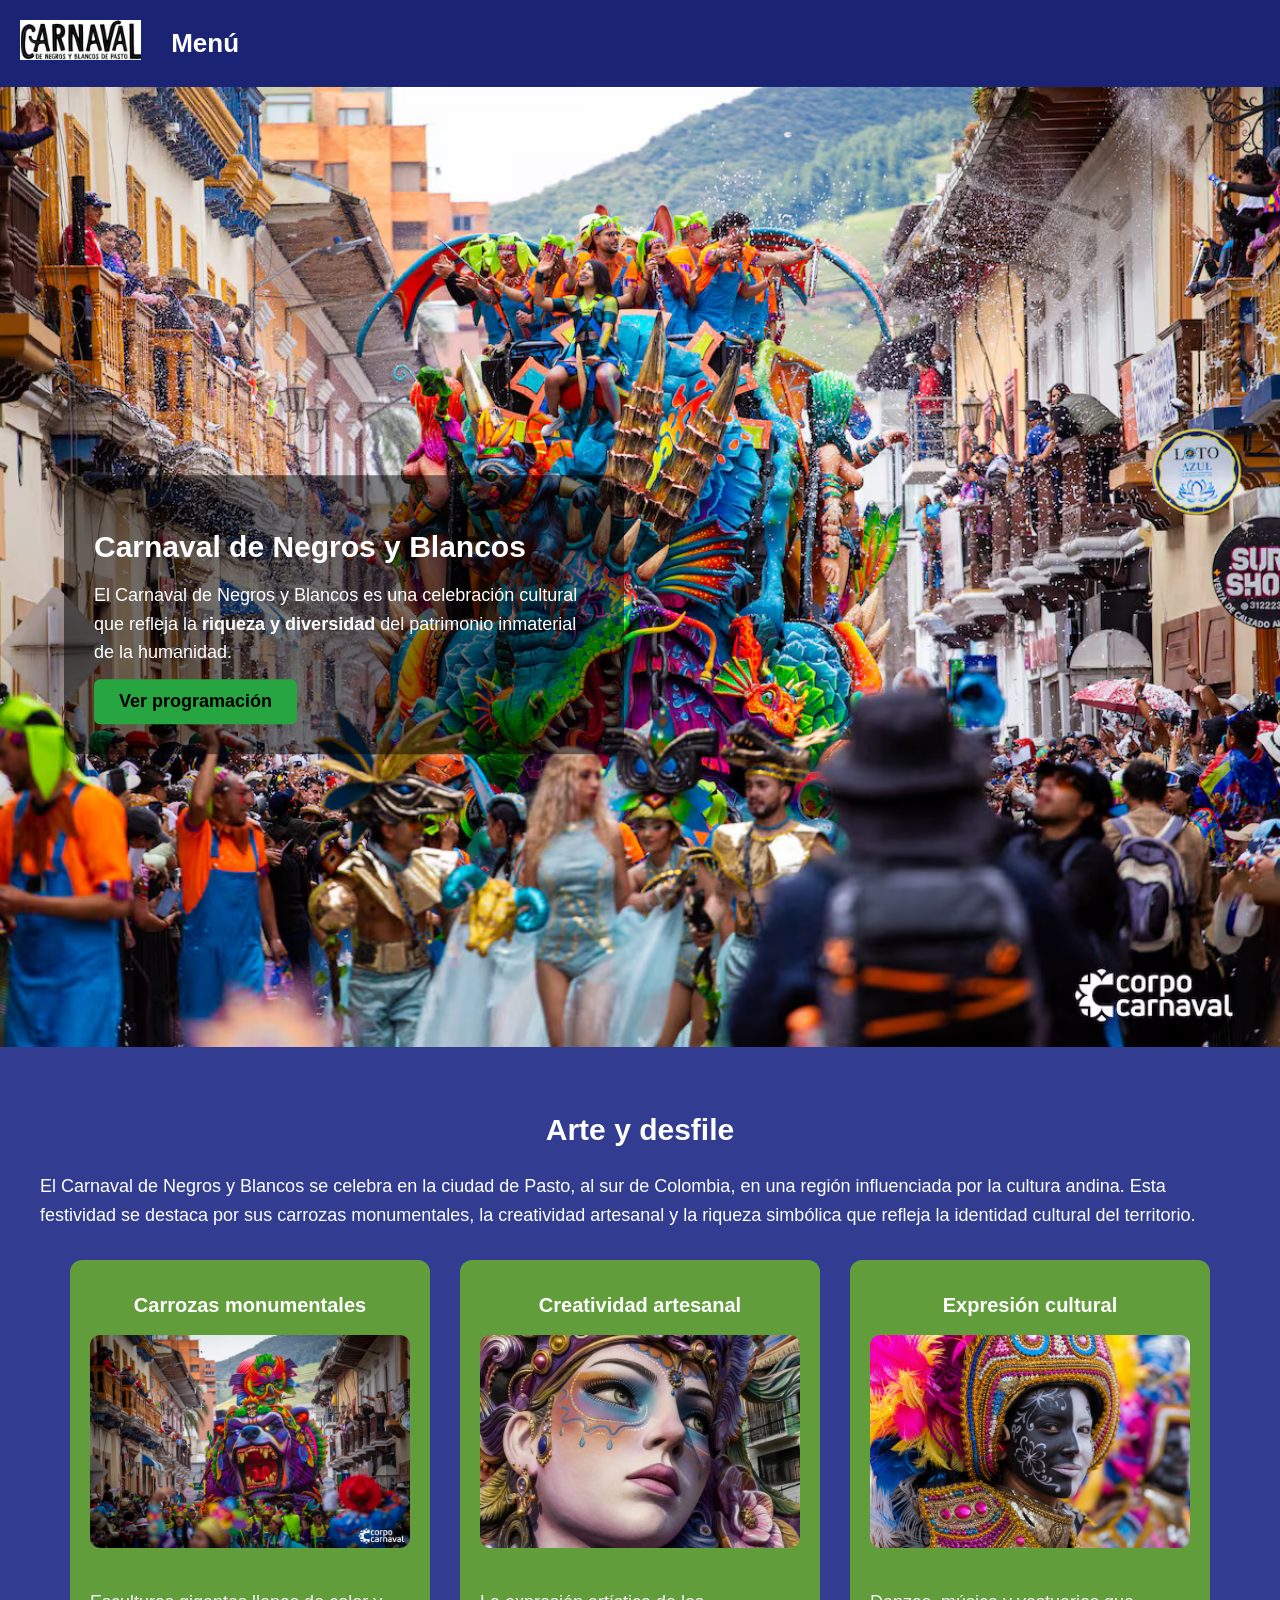
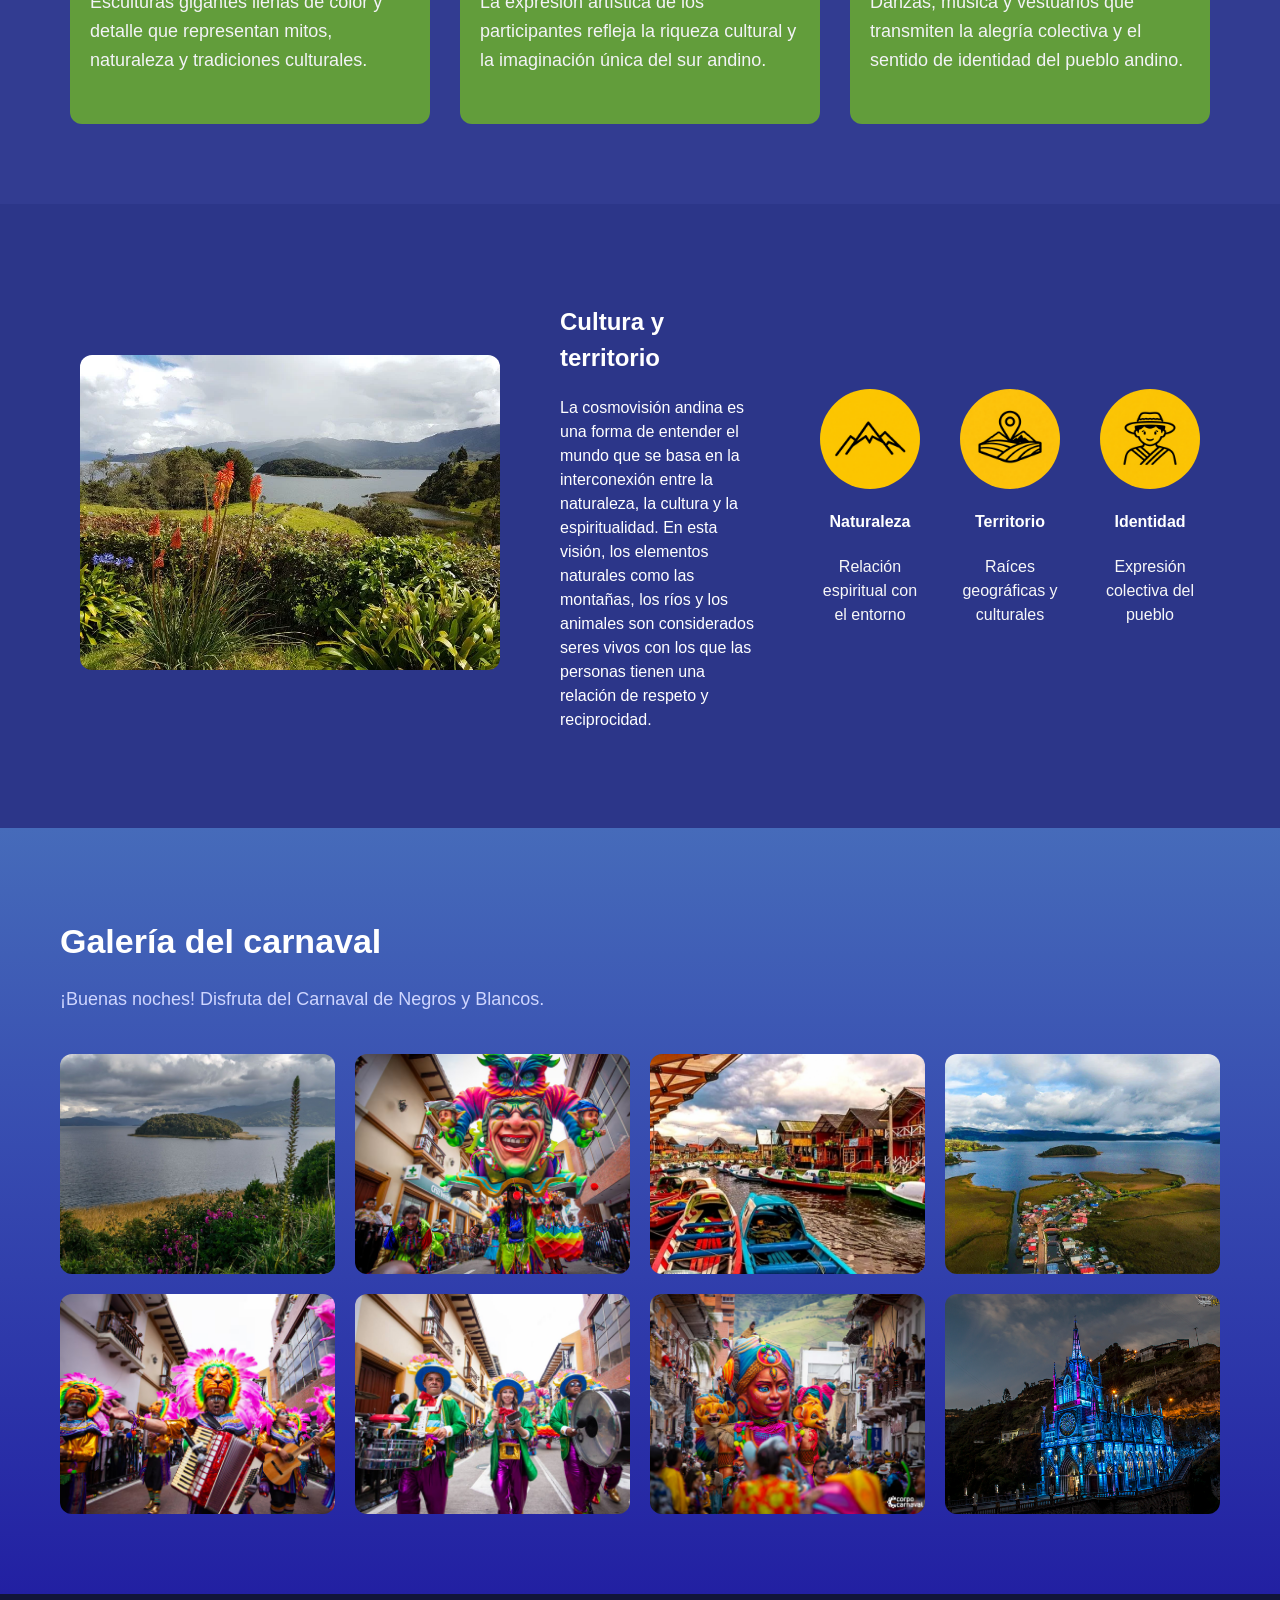
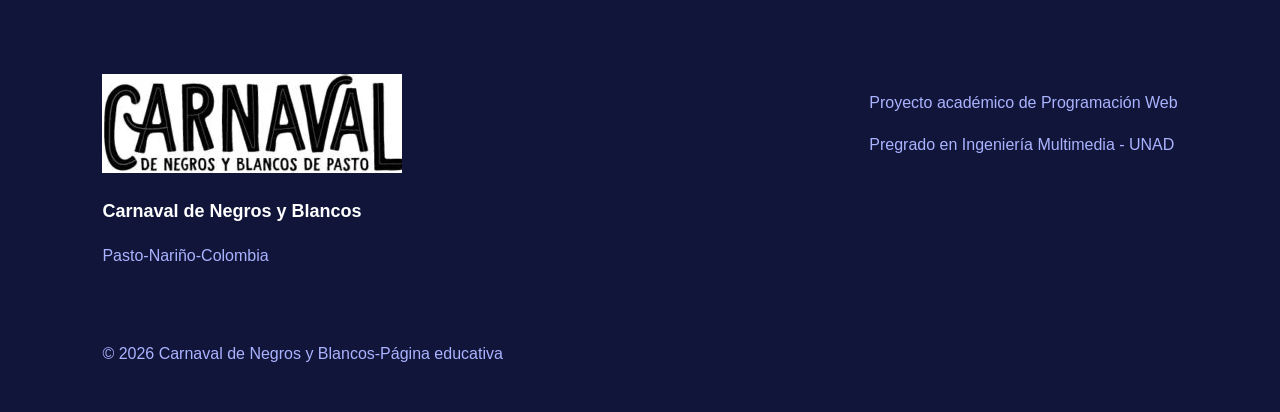
<file: index.html>
<!DOCTYPE html>
<html lang="en">

<head>
    <meta charset="UTF-8">
    <meta name="viewport" content="width=device-width, initial-scale=1.0">
    <title>Carnaval de negros y blancos</title>
    <link rel="stylesheet" href="css/estilos.css">
</head>

<body>
    <header> <!-- Sección de encabezado -->
        <nav>
            <ul>
                <li><a href="#">
                    <img src="images/logo carnaval.jpg" alt="Logo carnaval de pasto blancos y negros">
                </a>
                </li>
                <li class="menu">
                    <a href="#">Menú</a>

                    <ul class="submenu">
                        <li><a href="subpagina1.html">Programación</a></li>
                        <li><a href="subpagina2.html">Historia y Tradición</a></li>
                        <li><a href="#" id="toggle-language">ES | EN</a></li>
                    </ul>
                </li>
            </ul>
            </li>

            </ul>
        </nav>
    </header>
    <!-- Seccion hero - portada -->
    <section class="hero">
        <img id="slider" src="images/img 2 carroza murga.jpg" alt="Carroza ganadora 2026">
        <div class="hero-contenido">
            <h1>Carnaval de Negros y Blancos</h1>
            <p>El Carnaval de Negros y Blancos es una celebración cultural que refleja la <strong>riqueza y
                    diversidad</strong> del patrimonio inmaterial de la humanidad.</p>

            <a href="subpagina1.html">
                <button>Ver programación</button>
            </a>
        </div>
    </section>
    <!-- Sección arte y desfile -->
    <section id="arte" class="arte-desfile">
        <div class="contenedor">
            <h2>Arte y desfile</h2>
            <p>El Carnaval de Negros y Blancos se celebra en la ciudad de Pasto, al sur de Colombia,
                en una región influenciada por la cultura andina. Esta festividad se destaca por sus
                carrozas monumentales, la creatividad artesanal y la riqueza simbólica que refleja
                la identidad cultural del territorio.</p>
            <div class="arte-desfile-contenido">
                <div class="tarjeta">
                    <h3>Carrozas monumentales</h3>
                    <img src="images/carroza-oso.jpg" alt="Carroza murga">
                    <p>Esculturas gigantes llenas de color y detalle que representan mitos, naturaleza y tradiciones
                        culturales.</p>
                </div>
                <div class="tarjeta">
                    <h3>Creatividad artesanal</h3>
                    <img src="images/galeria-rostro-carroza.png" alt="Creatividad artesanal">
                    <p>La expresión artística de los participantes refleja la riqueza cultural y la imaginación única
                        del
                        sur andino.</p>
                </div>
                <div class="tarjeta">
                    <h3>Expresión cultural</h3>
                    <img src="images/galeria-traje.png" alt="Expresión cultural">
                    <p>Danzas, música y vestuarios que transmiten la alegría colectiva y el sentido de identidad del
                        pueblo
                        andino.</p>
                </div>
            </div>
        </div>

    </section>
    <!-- Sección cultura y territorio -->
    <section id="cultura" class="cultura">

        <div class="cultura-contenido">
            <!-- IMAGEN -->
            <div class="cultura-img">
                <img src="images\laguna-de-la-cocha-turismo-pasto-colombia.jpg" alt="Laguna de la cocha">
            </div>

            <!-- TEXTO + ICONOS -->
            <div class="cultura-texto">
                <h2>Cultura y territorio</h2>
                <p>La cosmovisión andina es una forma de entender el mundo que se basa en la interconexión entre la
                    naturaleza, la cultura y la espiritualidad. En esta visión, los elementos naturales como las
                    montañas, los ríos y los animales son considerados seres vivos con los que las personas tienen una
                    relación de respeto y reciprocidad.</p>
            </div>

            <div class="cultura-iconos">

                <div class="icono">
                    <div class="circulo">
                        <img src="images/2e02766e-4d75-40a7-b058-85e82f2b90d4.png" alt="icono naturaleza">
                    </div>
                    <h4>Naturaleza</h4>
                    <p>Relación espiritual con el entorno</p>
                </div>

                <div class="icono">
                    <div class="circulo">
                        <img src="images/ChatGPT Image 25 mar 2026, 23_58_54.png" alt="icono territorio">
                    </div>
                    <h4>Territorio</h4>
                    <p>Raíces geográficas y culturales</p>
                </div>

                <div class="icono">
                    <div class="circulo">
                        <img src="images/ChatGPT Image 26 mar 2026, 00_08_39.png" alt="icono identidad">
                    </div>
                    <h4>Identidad</h4>
                    <p>Expresión colectiva del pueblo</p>
                </div>
            </div>
        </div>
        </div>
    </section>

    <section id="galeria">
        <h2>Galería del carnaval</h2>
        <p id="mensaje-galeria"></p>

        <div class="galeria-grid">
            <img src="images/85475949ef91b7aa5d6ac51b7b47eb72.jpg" alt="Isla Corota en Laguna de la cocha">
            <img src="images/imagen 4 disfraz individual.jpg" alt="Disfraz individual carnaval">
            <img src="images/Laguna de la Cocha_4.jpg" alt="Puerto el encano, lanchas de turismo">
            <img src="images/laguna-de-la-cocha.jpg" alt="vista aereade la laguna">
            <img src="images/imagen 6 murga de fuelles y cuerdas.jpg" alt="Comparsa musical">
            <img src="images/imagen 7 murga andina siembra del agua.jpg" alt="Banda sonora desfile">
            <img src="images/img 1 portada.jpg" alt="Carroza ganadora mujer afrocolombiana">
            <img src="images/Santuario-de-las-lajas-Colombia-Renunciamos-y-viajamos-4.jpg" alt="santuario de las lajas toma aerea">
            <div>
    </section>

    <footer>
        <div class="footer-contenido">

            <div class="footer-col">
                <img src="images/logo carnaval.jpg" alt="Logo carnaval">
                <h3>Carnaval de Negros y Blancos</h3>
                <p>Pasto-Nariño-Colombia</p>
            </div>

            <div class="footer-col">
                <p>Proyecto académico de Programación Web</p>
                <p>Pregrado en Ingeniería Multimedia - UNAD </p>
            </div>

            <div class="footer-col">
                <p>© 2026 Carnaval de Negros y Blancos-Página educativa</p>
            </div>

        </div>

    </footer>
    <script src="java Script/elementosdinamicos.js"></script>
</body>

</html>
</file>
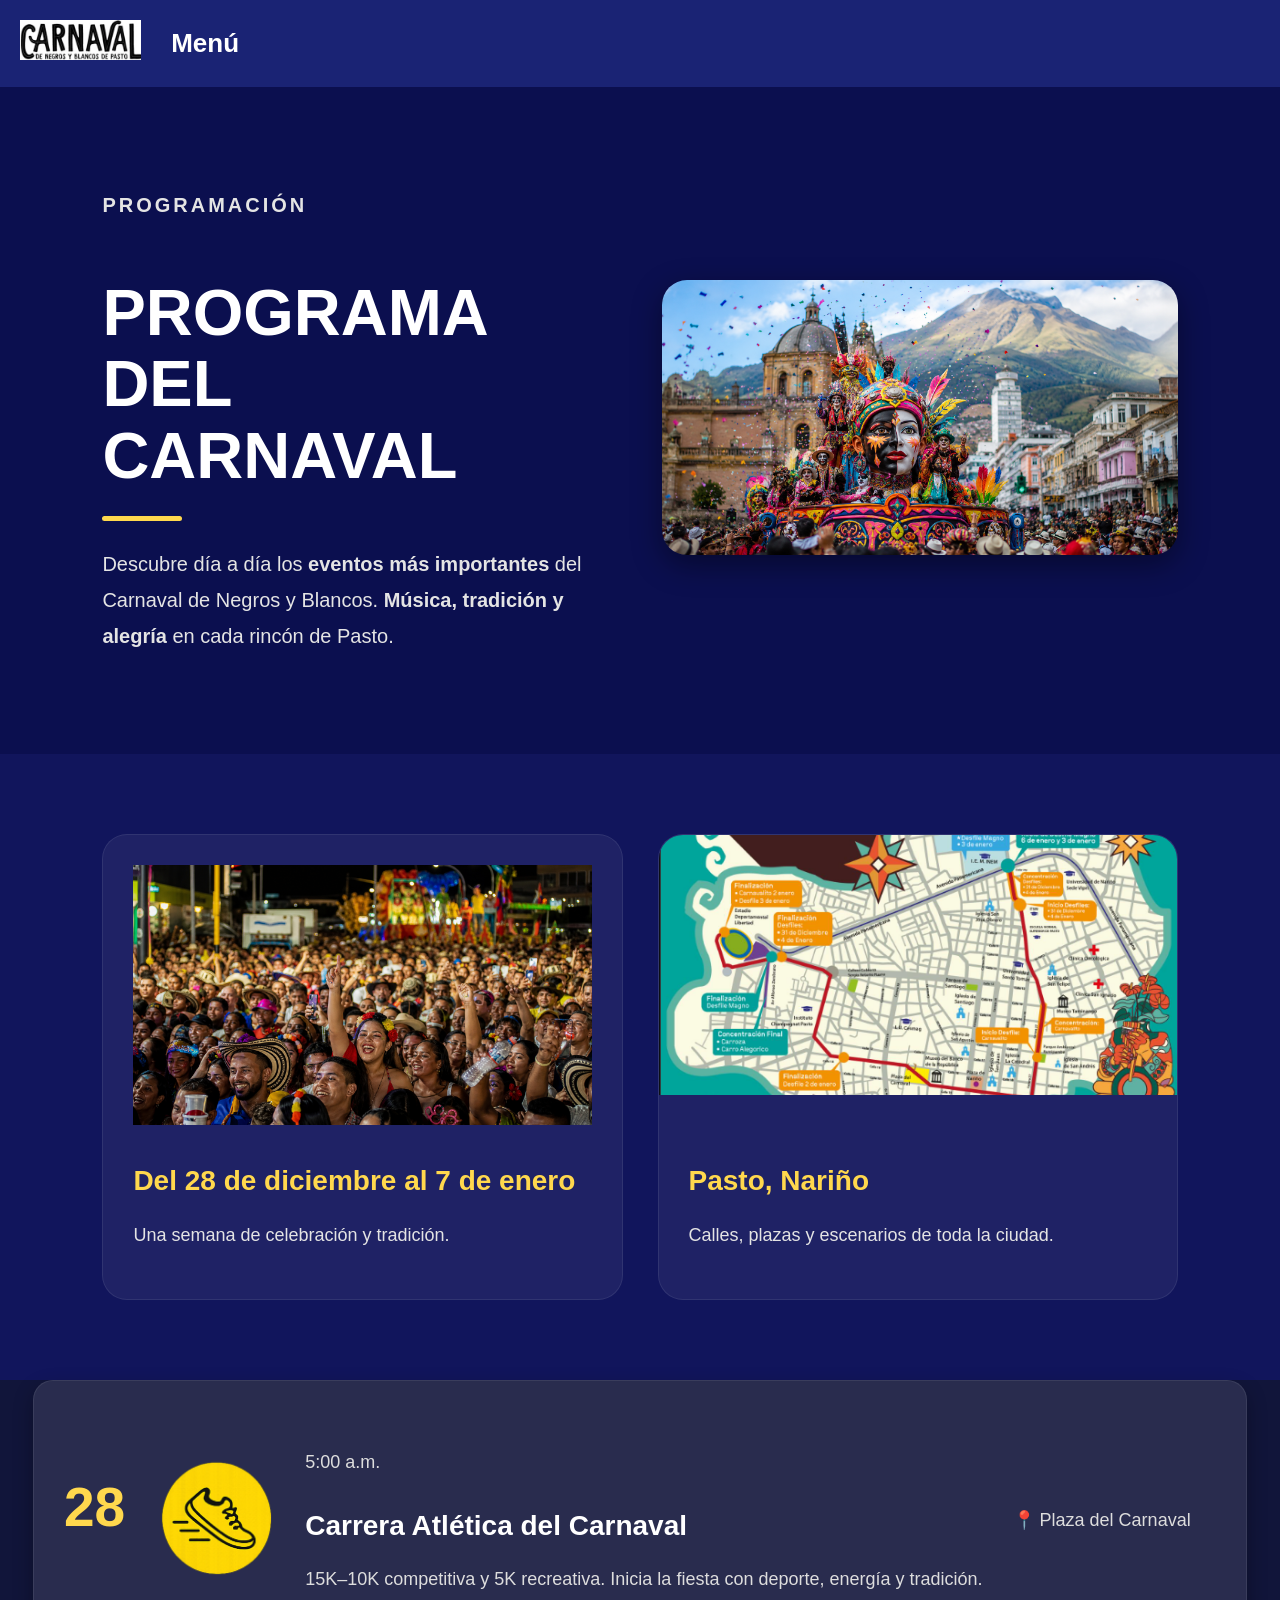
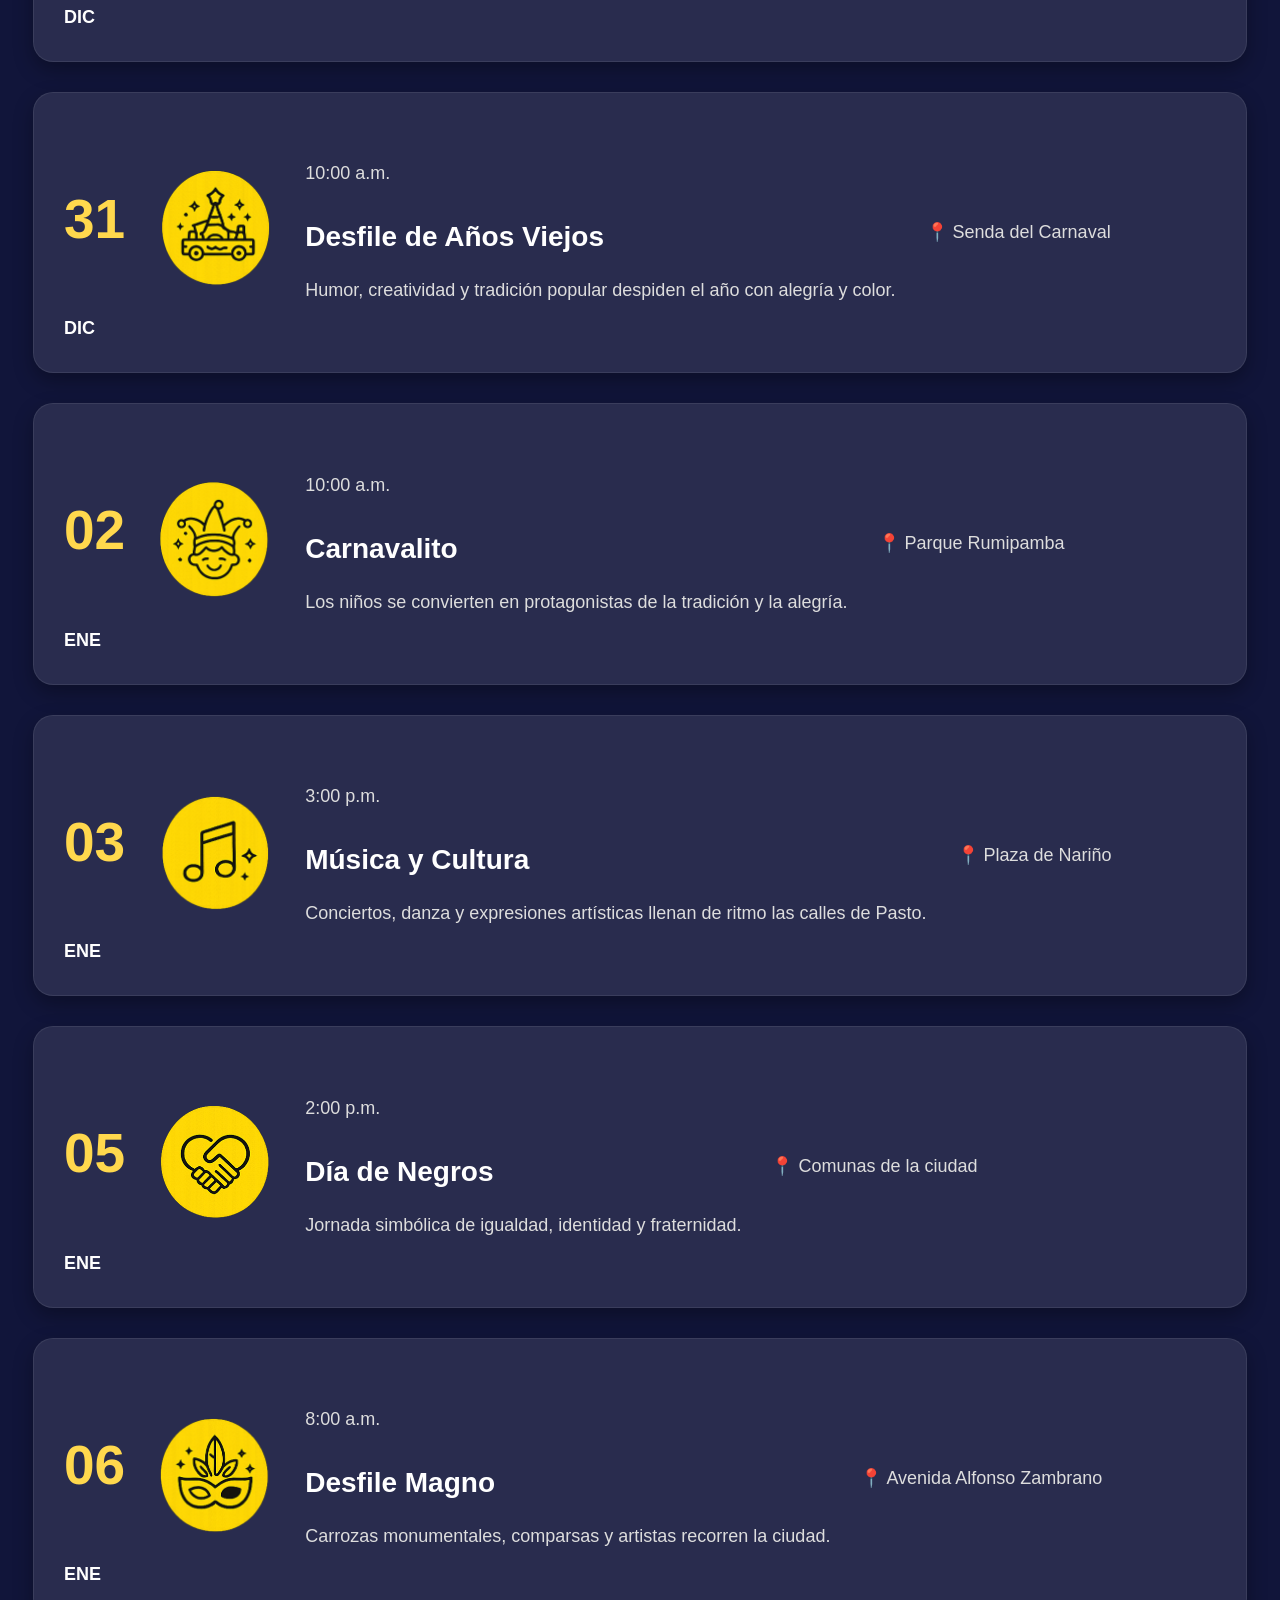
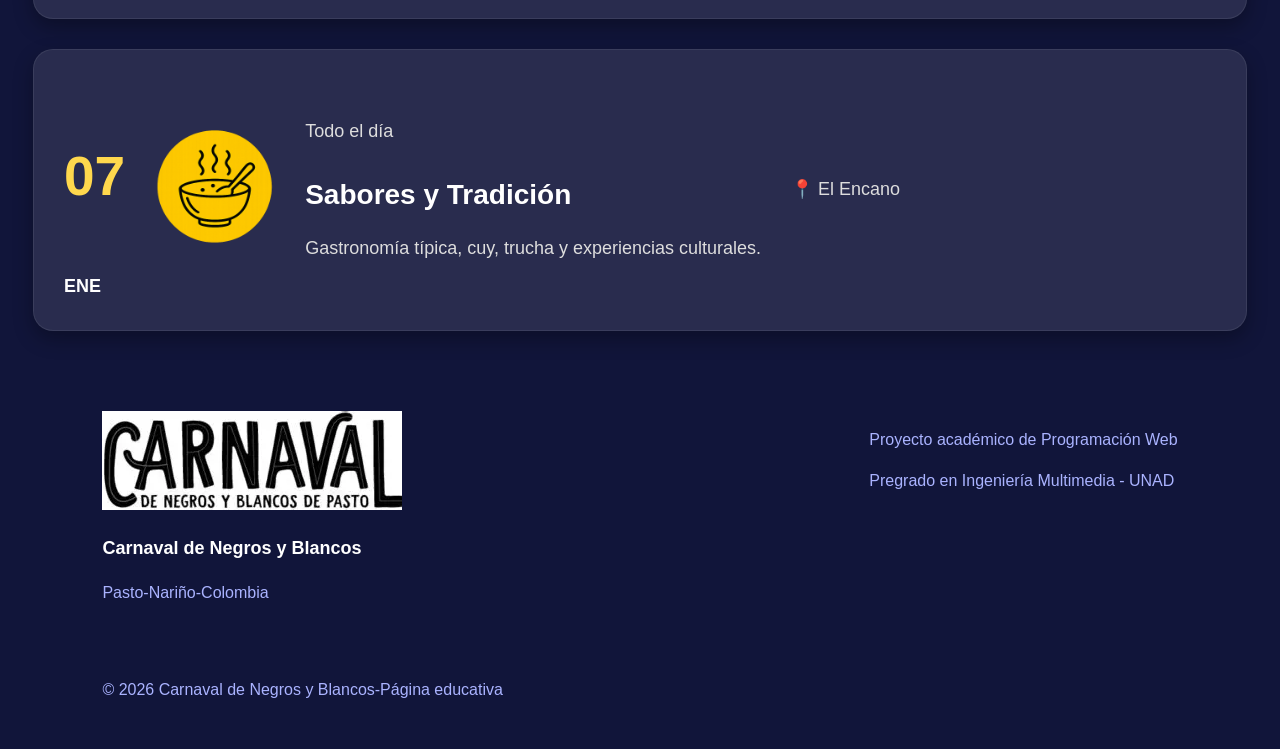
<file: subpagina1.html>
<!DOCTYPE html>
<html lang="en">

<head>
    <meta charset="UTF-8">
    <meta name="viewport" content="width=device-width, initial-scale=1.0">
    <title>Subpágina 1</title>
    <link rel="stylesheet" href="css/estilos.css">
</head>

<body>
    <header>
        <nav>
            <ul>
                <li><a href="index.html">
                        <img src="images/logo carnaval.jpg" alt="Logo carnaval">
                    </a></li>
                <li class="menu">
                    <a href="#">Menú</a>
                    <ul class="submenu">
                        <li><a href="subpagina1.html">Programación</a></li>
                        <li><a href="subpagina2.html">Historia y Tradición</a></li>
                        <li><a href="#" id="toggle-language">ES | EN</a></li>
                    </ul>
                </li>
            </ul>
        </nav>
    </header>
</body>

</html> <!-- ===== PROGRAMACIÓN DEL CARNAVAL ===== -->

<section class="programacion-hero">

    <div class="programacion-texto">
        <p class="subtitulo">PROGRAMACIÓN</p>

        <h1>PROGRAMA<br>DEL CARNAVAL</h1>

        <div class="linea-decorativa"></div>

        <p>
            Descubre día a día los <strong>eventos más importantes</strong> del
            Carnaval de Negros y Blancos. <strong>Música, tradición y alegría</strong> en cada rincón de Pasto.
        </p>
    </div>

    <div class="programacion-imagen">
        <img src="images/portada subpagina.png" alt="Carnaval de Negros y Blancos">
    </div>

</section>


<!-- ===== INFORMACIÓN GENERAL ===== -->

<section class="info-carnaval">

    <div class="info-box">
        <div>
            <img src="images/galeria-multitud.png" alt="Multitud en el Carnaval">
            <h3>Del 28 de diciembre al 7 de enero</h3>
            <p>Una semana de celebración y tradición.</p>
        </div>
    </div>

    <div class="info-box">
        <img src="images/senda-carnaval.png" alt="Senda del Carnaval">
        <div>
            <h3>Pasto, Nariño</h3>
            <p>Calles, plazas y escenarios de toda la ciudad.</p>
        </div>
    </div>

</section>

<!-- EVENTO 1 -->

<div class="evento">

    <div class="fecha">
        <h3>28</h3>
        <span>DIC</span>
    </div>

    <div class="evento-icono">
        <img src="images/icono-zapato.PNG" alt="Carrera Atlética">
    </div>

    <div class="evento-info">
        <p class="hora">5:00 a.m.</p>

        <h3>Carrera Atlética del Carnaval</h3>

        <p>
            15K–10K competitiva y 5K recreativa.
            Inicia la fiesta con deporte, energía y tradición.
        </p>
    </div>

    <div class="evento-lugar">
        <p>📍 Plaza del Carnaval</p>
    </div>

</div>


<!-- EVENTO 2 -->

<div class="evento">

    <div class="fecha">
        <h3>31</h3>
        <span>DIC</span>
    </div>

    <div class="evento-icono">
        <img src="images/icono-carroza.PNG" alt="Desfile de Años Viejos">
    </div>

    <div class="evento-info">
        <p class="hora">10:00 a.m.</p>

        <h3>Desfile de Años Viejos</h3>

        <p>
            Humor, creatividad y tradición popular
            despiden el año con alegría y color.
        </p>
    </div>

    <div class="evento-lugar">
        <p>📍 Senda del Carnaval</p>
    </div>

</div>


<!-- EVENTO 3 -->

<div class="evento">

    <div class="fecha">
        <h3>02</h3>
        <span>ENE</span>
    </div>

    <div class="evento-icono">
        <img src="images/icono-bufon.PNG" alt="carnavalito">
    </div>

    <div class="evento-info">
        <p class="hora">10:00 a.m.</p>

        <h3>Carnavalito</h3>

        <p>
            Los niños se convierten en protagonistas
            de la tradición y la alegría.
        </p>
    </div>

    <div class="evento-lugar">
        <p>📍 Parque Rumipamba</p>
    </div>

</div>


<!-- EVENTO 4 -->

<div class="evento">

    <div class="fecha">
        <h3>03</h3>
        <span>ENE</span>
    </div>

    <div class="evento-icono">
        <img src="images/icono-musica.PNG" alt="Nota musical">
    </div>

    <div class="evento-info">
        <p class="hora">3:00 p.m.</p>

        <h3>Música y Cultura</h3>

        <p>
            Conciertos, danza y expresiones artísticas
            llenan de ritmo las calles de Pasto.
        </p>
    </div>

    <div class="evento-lugar">
        <p>📍 Plaza de Nariño</p>
    </div>

</div>


<!-- EVENTO 5 -->

<div class="evento">

    <div class="fecha">
        <h3>05</h3>
        <span>ENE</span>
    </div>

    <div class="evento-icono">
        <img src="images/icono-corazon.PNG" alt="icono union">
    </div>

    <div class="evento-info">
        <p class="hora">2:00 p.m.</p>

        <h3>Día de Negros</h3>

        <p>
            Jornada simbólica de igualdad,
            identidad y fraternidad.
        </p>
    </div>

    <div class="evento-lugar">
        <p>📍 Comunas de la ciudad</p>
    </div>

</div>


<!-- EVENTO 6 -->

<div class="evento">

    <div class="fecha">
        <h3>06</h3>
        <span>ENE</span>
    </div>

    <div class="evento-icono">
        <img src="images/icono-mascara.PNG" alt="Icono mascara">
    </div>

    <div class="evento-info">
        <p class="hora">8:00 a.m.</p>

        <h3>Desfile Magno</h3>

        <p>
            Carrozas monumentales, comparsas
            y artistas recorren la ciudad.
        </p>
    </div>

    <div class="evento-lugar">
        <p>📍 Avenida Alfonso Zambrano</p>
    </div>

</div>


<!-- EVENTO 7 -->

<div class="evento">

    <div class="fecha">
        <h3>07</h3>
        <span>ENE</span>
    </div>

    <div class="evento-icono">
        <img src="images/icono-comida.png" alt="Icono comida">
    </div>

    <div class="evento-info">
        <p class="hora">Todo el día</p>

        <h3>Sabores y Tradición</h3>

        <p>
            Gastronomía típica, cuy, trucha
            y experiencias culturales.
        </p>
    </div>

    <div class="evento-lugar">
        <p>📍 El Encano</p>
    </div>

</div>

</section>


<!-- ===== FOOTER ===== -->

</section>
<footer>
    <div class="footer-contenido">

        <div class="footer-col">
            <img src="images/logo carnaval.jpg" alt="Logo carnaval">
            <h3>Carnaval de Negros y Blancos</h3>
            <p>Pasto-Nariño-Colombia</p>
        </div>

        <div class="footer-col">
            <p>Proyecto académico de Programación Web</p>
            <p>Pregrado en Ingeniería Multimedia - UNAD </p>
        </div>

        <div class="footer-col">
            <p>© 2026 Carnaval de Negros y Blancos-Página educativa</p>
        </div>

    </div>

</footer>
</file>
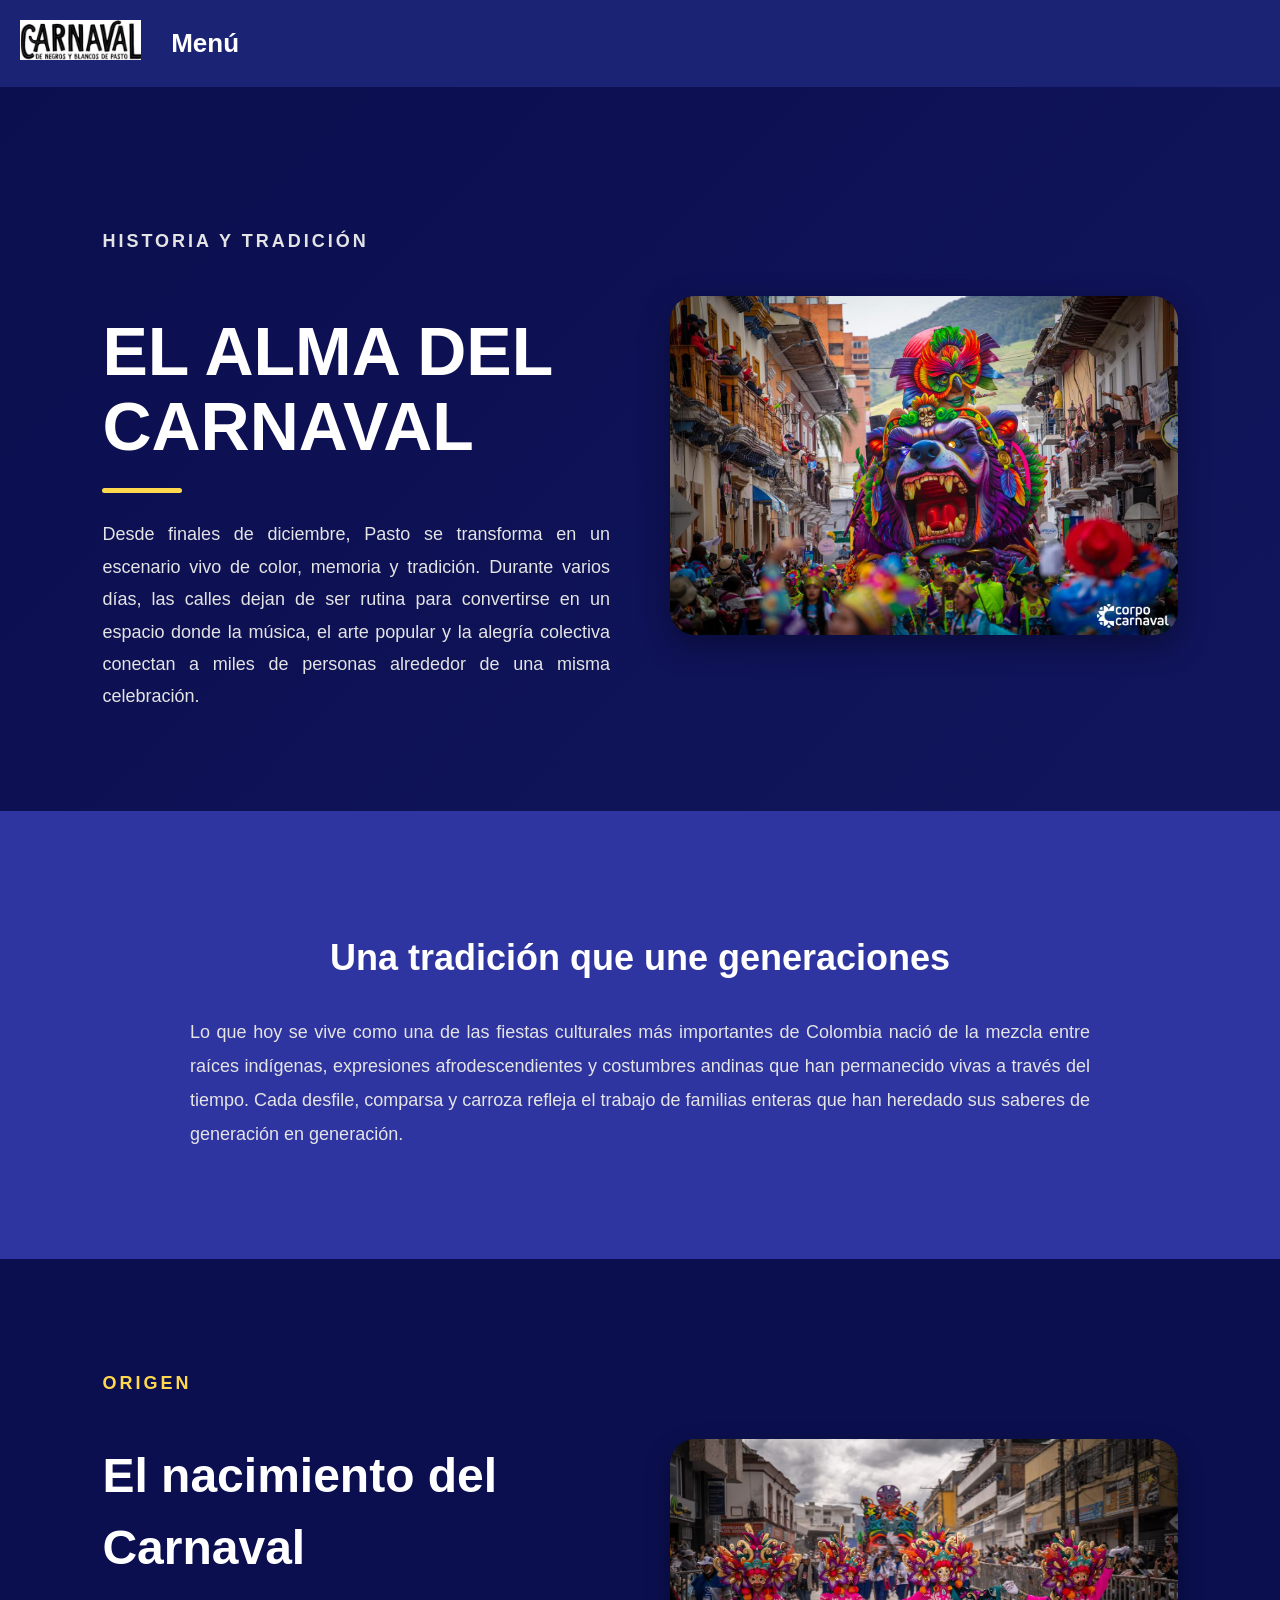
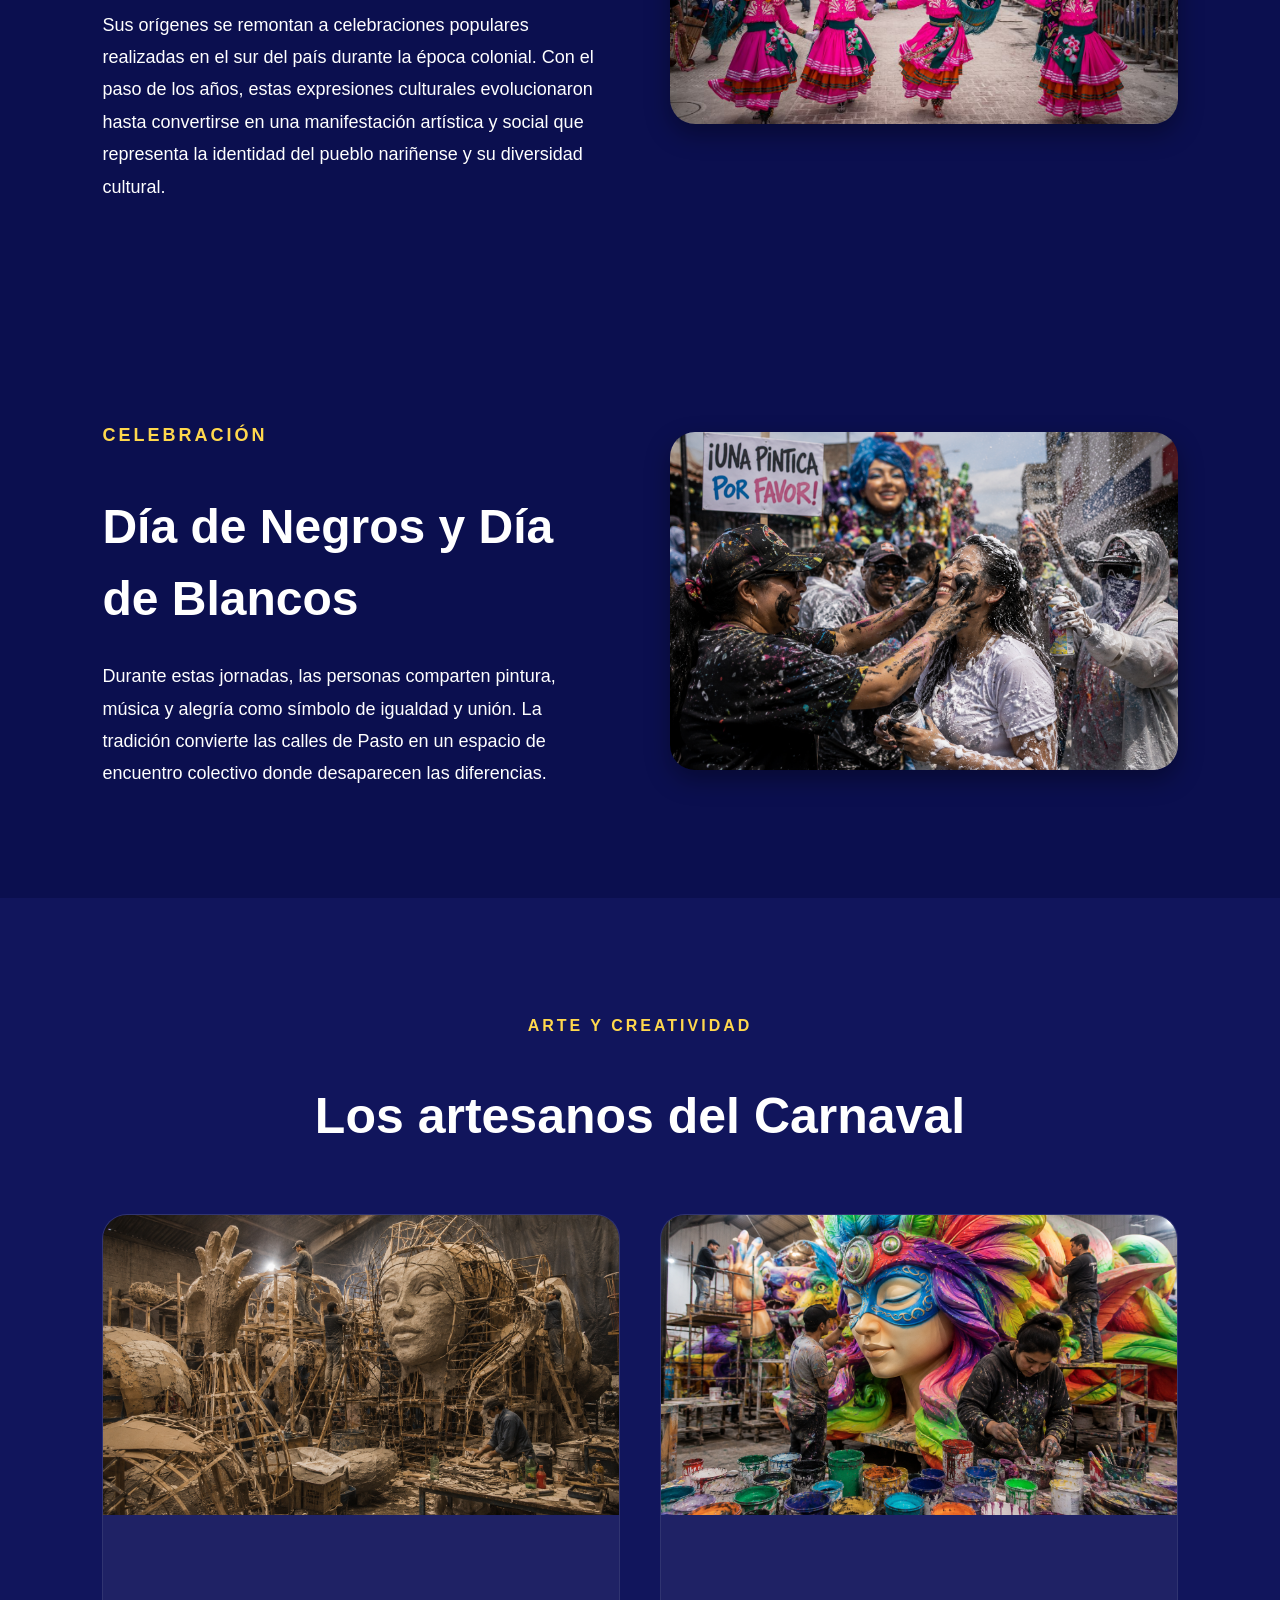
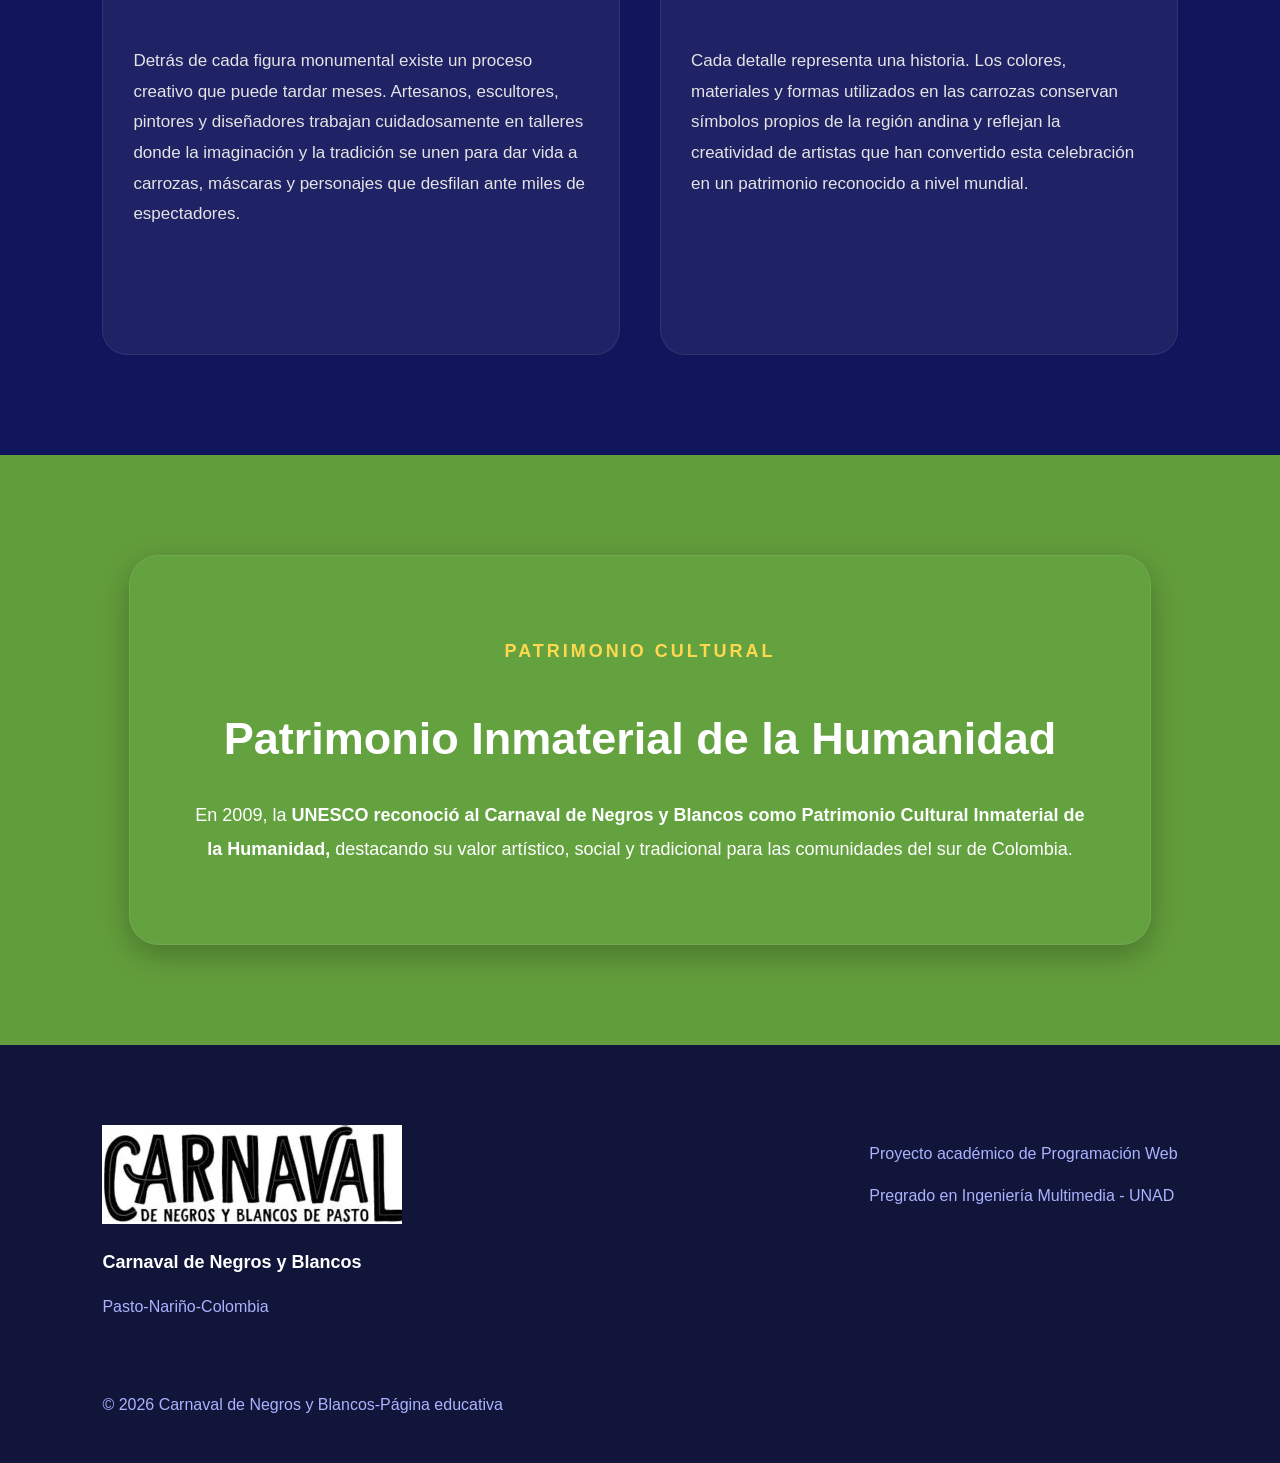
<file: subpagina2.html>
<!DOCTYPE html>
<html lang="es">

<head>
    <meta charset="UTF-8">
    <meta name="viewport" content="width=device-width, initial-scale=1.0">
    <title>Historia y Tradición</title>

    <link rel="stylesheet" href="css/estilos.css">
</head>

<body>

    <!-- ===== HEADER ===== -->

    <header>
        <nav>
            <ul>

                <li>
                    <a href="index.html">
                        <img src="images/logo carnaval.jpg" alt="Logo Carnaval">
                    </a>
                </li>

                <li class="menu">
                    <a href="#">Menú</a>

                    <ul class="submenu">
                        <li><a href="subpagina1.html">Programación</a></li>
                        <li><a href="subpagina2.html">Historia y Tradición</a></li>
                        <li><a href="#" id="toggle-language">ES | EN</a></li>
                    </ul>
                </li>

            </ul>
        </nav>
    </header>


    <!-- ===== HERO HISTORIA ===== -->

    <section class="historia-hero">

        <div class="historia-texto">

            <p class="subtitulo">
                HISTORIA Y TRADICIÓN
            </p>

            <h1>
                EL ALMA DEL<br>
                CARNAVAL
            </h1>

            <div class="linea-decorativa"></div>

            <p>
            <p>
                Desde finales de diciembre, Pasto se transforma en un escenario vivo de color, memoria y tradición.
                Durante varios días, las calles dejan de ser rutina para convertirse en un espacio donde la música, el
                arte popular y la alegría colectiva conectan a miles de personas alrededor de una misma celebración.
            </p>
            </p>

        </div>


        <div class="historia-imagen">

            <img src="images/carroza-oso.jpg" alt="Historia del Carnaval">

        </div>

    </section>


    <!-- ===== INTRODUCCIÓN ===== -->

    <section class="introduccion-carnaval">

        <div class="introduccion-contenido">

            <h2>
                Una tradición que une generaciones
            </h2>

            <p>
            <p>
                Lo que hoy se vive como una de las fiestas culturales más importantes de Colombia nació de la mezcla
                entre raíces indígenas, expresiones afrodescendientes y costumbres andinas que han permanecido vivas a
                través del tiempo. Cada desfile, comparsa y carroza refleja el trabajo de familias enteras que han
                heredado sus saberes de generación en generación.
            </p>
            </p>

        </div>

    </section>


    <!-- ===== ORIGEN ===== -->

    <section class="historia-seccion">

        <div class="historia-contenedor">

            <div class="historia-info">

                <p class="subtitulo-seccion">
                    ORIGEN
                </p>

                <h2>
                    El nacimiento del Carnaval
                </h2>

                <p>
                <p>
                    Sus orígenes se remontan a celebraciones populares realizadas en el sur del país durante la época
                    colonial. Con el paso de los años, estas expresiones culturales evolucionaron hasta convertirse en
                    una manifestación artística y social que representa la identidad del pueblo nariñense y su
                    diversidad cultural.
                </p>
                </p>

            </div>


            <div class="historia-foto">

                <img src="images/comparza.jpg" alt="Comparsa baile andino">

            </div>

        </div>

    </section>


    <!-- ===== DÍA DE NEGROS Y BLANCOS ===== -->

    <section class="historia-seccion invertida">

        <div class="historia-contenedor">

            <div class="historia-foto">

                <img src="images/una-pintica.png" alt="Juego de una pintica">

            </div>


            <div class="historia-info">

                <p class="subtitulo-seccion">
                    CELEBRACIÓN
                </p>

                <h2>
                    Día de Negros y Día de Blancos
                </h2>

                <p>
                    Durante estas jornadas, las personas comparten pintura,
                    música y alegría como símbolo de igualdad y unión.
                    La tradición convierte las calles de Pasto en un espacio
                    de encuentro colectivo donde desaparecen las diferencias.
                </p>

            </div>

        </div>

    </section>


    <!-- ===== ARTESANOS ===== -->

    <section class="artesanos-section">

        <div class="artesanos-header">

            <p class="subtitulo-seccion">
                ARTE Y CREATIVIDAD
            </p>

            <h2>
                Los artesanos del Carnaval
            </h2>

        </div>


        <div class="artesanos-grid">

            <div class="artesano-card">

                <img src="images/esquema-carroza.png" alt="Estructura inicial de construcción de carroza">

                <p>
                <p>
                    Detrás de cada figura monumental existe un proceso creativo que puede tardar meses. Artesanos,
                    escultores, pintores y diseñadores trabajan cuidadosamente en talleres donde la imaginación y la
                    tradición se unen para dar vida a carrozas, máscaras y personajes que desfilan ante miles de
                    espectadores.
                </p>
                </p>

            </div>


            <div class="artesano-card">

                <img src="images/proceso-creacion.png" alt="Construccion de carroza en proceso por artesanos">

                <p>
                <p>
                    Cada detalle representa una historia. Los colores, materiales y formas utilizados en las carrozas
                    conservan símbolos propios de la región andina y reflejan la creatividad de artistas que han
                    convertido esta celebración en un patrimonio reconocido a nivel mundial.
                </p>
                </p>

            </div>

        </div>

    </section>


    <!-- ===== UNESCO ===== -->

    <section class="patrimonio-section">

        <div class="patrimonio-box">

            <p class="subtitulo-seccion">
                PATRIMONIO CULTURAL
            </p>

            <h2>
                Patrimonio Inmaterial de la Humanidad
            </h2>

            <p>
                En 2009, la <strong>UNESCO reconoció al Carnaval de Negros y Blancos
                    como Patrimonio Cultural Inmaterial de la Humanidad,</strong>
                destacando su valor artístico, social y tradicional para
                las comunidades del sur de Colombia.
            </p>

        </div>

    </section>

</body>
<footer>
    <div class="footer-contenido">

        <div class="footer-col">
            <img src="images/logo carnaval.jpg" alt="Logo carnaval">
            <h3>Carnaval de Negros y Blancos</h3>
            <p>Pasto-Nariño-Colombia</p>
        </div>

        <div class="footer-col">
            <p>Proyecto académico de Programación Web</p>
            <p>Pregrado en Ingeniería Multimedia - UNAD </p>
        </div>

        <div class="footer-col">
            <p>© 2026 Carnaval de Negros y Blancos-Página educativa</p>
        </div>

    </div>

</footer>

</html>
</file>
<file: css/estilos.css>
html,
body {
    overflow-x: hidden;
    margin: 0;
    padding: 0;
}

body {
    font-family: Arial, Helvetica, sans-serif;
    background-color: #11153a;
    color: white;
    line-height: 1.5;
}

header {
    background-color: #1a2374;
    padding: 20px;
}

nav ul {
    display: flex;
    align-items: center;
    gap: 30px;
    list-style: none;
    margin: 0;
    padding: 0;
}

nav {
    width: 100%;
}

nav ul li a {
    color: white;
    text-decoration: none;
    font-weight: bold;
}

nav ul li a:hover {
    color: #c3f748;
}

nav img {
    height: 40px;
}

/* ===== MENU DESPLEGABLE ===== */

.menu {
    position: relative;
    display: inline-block;
    font-weight: bold;
    font-size: 26px;
}

/* submenu oculto */

.submenu {
    display: none;
    position: absolute;
    top: 100%;
    left: 0;
    background-color: #1e9028;
    padding: 10px;
    border-radius: 10px;
    list-style: none;
    min-width: 220px;
    z-index: 1000;
}

/* mostrar submenu */

.menu:hover .submenu {
    display: block;
}

/* items */

.submenu li {
    margin: 10px 0;
}

/* enlaces */

.submenu li a {
    color: white;
    text-decoration: none;
    font-weight: bold;
    display: block;
}

/* hover */

.submenu li a:hover {
    color: #F7B548;
}

/* ===== SECCION HERO ===== */
.hero {
    position: relative;
    width: 100%;
    min-height: 85vh;
    overflow: hidden;

}

.hero img {
    width: 100%;
    height: auto;
    object-fit: cover;
    object-position: center;
    display: block
}

.hero-contenido {
    position: absolute;
    top: 55%;
    left: 5%;
    transform: translateY(-50%);
    background: rgba(0, 0, 0, 0.5);
    padding: 30px;
    border-radius: 16px;
    max-width: 500px;
}

.hero-contenido h1 {
    font-size: 30px;
    margin-bottom: 12px;
    line-height: 1.1;
}

.hero-contenido p {
    margin-bottom: 12px;
    line-height: 1.6;
    font-size: 18px;
}

.hero-contenido button {
    background: #27a540;
    border: none;
    padding: 12px 25px;
    border-radius: 6px;
    font-weight: bold;
    cursor: pointer;
    font-size: 18px;
}

/* ===== SECCION DESFILE ===== */

.contenedor {
    max-width: 1200px;
    margin: auto;
    padding: 10px 20px 40px;
}

.arte-desfile {
    background-color: #323c91;
    padding: 40px 20px;
}

.arte-desfile h2 {
    font-size: 30px;
    margin-top: 10px;
    margin-bottom: 20px;
    text-align: center;
}

.arte-desfile p {
    margin-bottom: 30px;
    line-height: 1.6;
    font-size: 18px;
}

/* CONTENEDOR TARJETAS */

.arte-desfile-contenido {
    display: flex;
    gap: 30px;
    justify-content: center;
}

/* CONTENEDOR TARJETAS */
.tarjeta {
    background: #629d3b;
    padding: 20px;
    border-radius: 12px;
    width: 320px;
    transition: 0.3s;
}

.tarjeta:hover {
    transform: translateY(-8px);
    box-shadow: 0px 10px 25px rgba(0, 0, 0, 0.5);
}

/* IMAGEN TARJETA */

.tarjeta img {
    width: 100%;
    border-radius: 10px;
    margin-bottom: 15px;
}

/* TITULO TARJETA */

.tarjeta h3 {
    font-size: 20px;
    margin-top: 10px;
    margin-bottom: 15px;
    text-align: center;
}

/* TEXTO TARJETA */

.tarjeta p {
    font-size: 18px;
    color: #f3f3f7;
}

/* BOTON */

.btn-desfile {
    margin-top: 40px;
    text-align: center;
}

.btn-desfile button {
    background: #2f5cff;
    color: white;
    border: none;
    padding: 12px 28px;
    border-radius: 8px;
    font-size: 16px;
    cursor: pointer;
    transition: 0.3s;
}

.btn-desfile button:hover {
    background: #1c3fd1;
}

/* ===== SECCION CULTURA ===== */

.cultura {
    background: #2c3689;
    padding: 80px;
}

.cultura-contenido {
    display: flex;
    align-items: center;
    justify-content: center;
    gap: 60px;
}

.cultura-img img {
    width: 420px;
    border-radius: 12px;
}

.cultura-info {
    max-width: 500px;
    margin: 0 auto;
}

.cultura-info h2 {
    font-size: 30px;
    margin-bottom: 15px;
}

.cultura-info p {
    color: #cfd6ff;
    margin-bottom: 30px;
    line-height: 1.6;
    font-size: 18px;
}

/* ICONOS */
.circulo {
    width: 150px;
    height: 150px;
    border-radius: 50%;
    overflow: hidden;
    margin: auto;
    margin-bottom: 12px;
}

.circulo img {
    width: 100%;
    height: 100%;
    object-fit: cover;
}

.cultura-iconos {
    display: flex;
    gap: 40px;
}

.icono {
    text-align: center;
}

.circulo {
    width: 100px;
    height: 100px;
    border-radius: 50%;
    background: linear-gradient(135deg, #ffcc00, #ff8800);
    display: flex;
    align-items: center;
    justify-content: center;
    font-size: 28px;
    margin: auto;
    margin-bottom: 10px;
}

.icono h3 {
    margin-bottom: 5px;
    font-size: 20px;
}

.icono p {
    font-size: 16px;
    color: #f8f8f8;
}

/* ===== SECCION GALERIA ===== */

#galeria {
    padding: 60px;
    background: linear-gradient(180deg, #466bba, #2220a2);
}

#galeria h2 {
    font-size: 34px;
    margin-bottom: 10px;
}

#galeria p {
    color: #cfd6ff;
    max-width: 700px;
    margin-bottom: 40px;
    line-height: 1.6;
    font-size: 18px;
}

/* contenedor de imagenes */

.galeria-grid {
    display: grid;
    grid-template-columns: repeat(4, 1fr);
    gap: 20px;
}

/* imagenes */

.galeria-grid img {
    width: 100%;
    height: 220px;
    object-fit: cover;
    border-radius: 12px;
    transition: 0.4s;
    cursor: pointer;
}

/* efecto hover moderno */

.galeria-grid img:hover {
    transform: scale(1.05);
    filter: brightness(1.1);
}

/* ===== FOOTER ===== */

footer {
    background: #11153a;
    padding: 40px 8% 30px;
    margin-top: 40px;
}

/* CONTENEDOR */

.footer-contenido {
    display: flex;
    justify-content: space-between;
    flex-wrap: wrap;
    gap: 40px;
}

/* BLOQUES */

.footer-col {
    min-width: 200px;
}

.footer-col h3 {
    font-size: 18px;
    margin-bottom: 18px;
}

.footer-col p {
    color: #aab3ff;
    line-height: 1.6;
}

.footer-col ul {
    list-style: none;
}

.footer-col ul li {
    margin-bottom: 10px;
}

.footer-col ul li a {
    color: #cfd6ff;
    text-decoration: none;
    transition: 0.3s;
}

.footer-col ul li a:hover {
    color: #ffd166;
}

/* LINEA FINAL */

.footer-bottom {
    border-top: 1px solid rgba(255, 255, 255, 0.08);
    margin-top: 10px;
    padding-top: 20px;
    text-align: center;
    color: #8c95d9;
    font-size: 14px;
}

@media (max-width: 768px) {

    .cultura-contenido {
        flex-direction: column;
        text-align: center;
    }

    .galeria-grid {
        grid-template-columns: 1fr 1fr;
    }


    nav ul {
        flex-direction: column;
        gap: 10px;
        text-align: center;
    }

    .hero {
        height: auto;
    }

    .hero img {
        height: 300px;
    }

    .hero-contenido h1 {
        font-size: 22px;
    }

    .hero-contenido p {
        font-size: 14px;
    }
}

@media (max-width: 480px) {

    .galeria-grid {
        grid-template-columns: 1fr;
    }

    h1 {
        font-size: 22px;
    }

    .hero {
        height: auto;
    }

}

/* ===== RESPONSIVE ===== */

@media (max-width: 768px) {
    .arte-desfile-contenido {
        flex-direction: column;
        align-items: center;
    }

    .hero {
        min-height: unset;
        overflow: visible;
    }

    .hero img {
        height: auto;
        overflow: visible;
    }

    .hero-contenido {

        text-align: center;
        overflow: visible;
        left: 50%;
        top: 55%;
        transform: translate(-50%, -50%);
        position: static;
        transform: none;
        width: 92%;
        max-width: 480px;
        margin: 20px auto;
        box-shadow: 0 10px 30px rgba(0, 0, 0, 0.35);

        text-align: center;
    }

    .hero-contenido p {
        font-size: 16px;
        text-align: center;

        .hero-contenido h2 {
            font-size: 26px;
        }

        .cultura {
            padding: 50px 20px;
        }

        .tarjeta {
            width: 90%;
        }

        .cultura-contenido {
            flex-direction: column;
            align-items: center;
            text-align: center;
            gap: 30px;
        }

        .cultura-img img {
            width: 100%;
            max-width: 500px;
            border-radius: 12px;
        }

        /*TEXTO CULTURA*/
        .cultura-info {
            max-width: 100%;
        }

        .cultura-info h2 {
            font-size: 24px;
            margin-bottom: 25px;
        }

        .cultura-info p {
            font-size: 16px;
            max-width: 600px;
            margin: 0 auto 30px auto;
            line-height: 1.7;
            text-align: left;
            padding: 0 10px;
        }

        /* ICONOS */
        .cultura-iconos {
            flex-direction: column;
            gap: 20px;
            align-items: center;
        }

        .icono {
            width: 100%;
            max-width: 300px;
        }

        .icono h2 {
            font-size: 20px;
            margin-bottom: 10px;
        }

        .icono p {
            font-size: 16px;
        }

        /* SECCION GALERIA */
        .galeria {
            padding: 40px 20px;
        }

        .galeria h2 {
            font-size: 28px;
            margin-bottom: 15px;
            text-align: center;
            margin-top: 30px 20px;
        }

        .galeria p {
            font-size: 16px;
            line-height: 1.6em;
        }

        .galeria-contenido {
            display: flex;
            flex-direction: column;
            align-items: center;
            gap: 20px;
        }

        .galeria-imagenes {
            display: grid;
            grid-template-columns: 1fr;
            gap: 20px;
            width: 100%;
            max-width: 500px;
        }

        /*submenu*/
        @media (max-width: 768px) {

            nav ul {
                justify-content: center;
                align-items: center;
                text-align: center;
            }

            .menu {
                display: flex;
                justify-content: center;
                width: 100%;
            }

            .submenu {
                left: 50%;
                transform: translateX(-50%);
                text-align: center;
            }

        }

    }


    #mensaje-galeria {
        font-size: 18px;
        margin-bottom: 20px;
        color: #f3f3f7;
        font-weight: bold;
    }
}

/* ===== SECCION CRONOGRAMA SUBPAGINA 1 ===== */

/* TARJETAS */

.evento {
    background: rgba(255, 255, 255, 0.10);
    border: 1px solid rgba(255, 255, 255, 0.08);
    box-shadow: 0 8px 20px rgba(0, 0, 0, 0.3);

    border-radius: 20px;
    padding: 30px;

    display: flex;
    align-items: center;
    gap: 30px;

    width: 90%;
    margin: 0 auto 30px auto;
}

/* ICONO */

.evento-icono img {
    width: 120px;
    height: 120px;
    object-fit: contain;
}

/* FECHA */

.fecha h3 {
    font-size: 55px;
    color: #ffd84d;
}

.fecha span {
    color: white;
    font-size: 18px;
    font-weight: bold;
}

/* TEXTO */

.evento-info h3 {
    color: white;
    font-size: 28px;
    margin-bottom: 10px;

}

.evento-info p {
    color: #ddd;
    line-height: 1.6;
    font-size: 18px;
    text-align: left;
}

.evento-lugar p {
    color: #ddd;
    line-height: 1.6;
    font-size: 18px;
    text-align: right;
    text-orientation: right;
}

/* MOBILE */

@media (max-width: 768px) {

    .evento {
        flex-direction: column;
        text-align: center;
    }
}

/* ===== HERO PROGRAMACIÓN ===== */

.programacion-hero {
    display: flex;
    align-items: center;
    justify-content: space-between;
    gap: 60px;

    padding: 80px 8%;
    background: #0b0f4f;
}

.programacion-texto {
    flex: 1;
    max-width: 500px;
}

.subtitulo {
    color: #ffd84d;
    font-weight: bold;
    letter-spacing: 3px;
    margin-bottom: 15px;
}

.programacion-texto h1 {
    font-size: 65px;
    line-height: 1.1;
    margin-bottom: 25px;
    color: white;
}

.linea-decorativa {
    width: 80px;
    height: 5px;
    background: #ffd84d;
    border-radius: 20px;
    margin-bottom: 25px;
}

.programacion-texto p {
    color: #e4e4e4;
    line-height: 1.8;
    font-size: 20px;
}

.programacion-imagen {
    flex: 1;
}

.programacion-imagen img {
    width: 100%;
    border-radius: 25px;
    object-fit: cover;

    box-shadow: 0 10px 30px rgba(0, 0, 0, 0.4);
}


/* ===== INFO GENERAL ===== */

.info-carnaval {
    padding: 80px 8%;

    display: grid;
    grid-template-columns: repeat(auto-fit, minmax(320px, 1fr));
    gap: 35px;

    background: #11155c;
}

.info-box {
    background: rgba(255, 255, 255, 0.06);

    border-radius: 25px;
    overflow: hidden;

    transition: 0.3s;
    border: 1px solid rgba(255, 255, 255, 0.08);
}

.info-box:hover {
    transform: translateY(-8px);
}

.info-box img {
    width: 100%;
    height: 260px;
    object-fit: cover;
}

.info-box div {
    padding: 30px;
}

.info-box h3 {
    font-size: 28px;
    margin-bottom: 15px;
    color: #ffd84d;
}

.info-box p {
    color: #e4e4e4;
    line-height: 1.7;
    font-size: 18px;
}


/* ===== MOBILE ===== */

@media (max-width: 768px) {

    .programacion-hero {
        flex-direction: column;
        text-align: center;
        padding: 60px 20px;
    }

    .programacion-texto h1 {
        font-size: 45px;
    }

    .linea-decorativa {
        margin: 0 auto 25px auto;
    }

    .info-carnaval {
        padding: 60px 20px;
    }

    .submenu {
        left: 50%;
        transform: translateX(-50%);
        text-align: center;

    }
}

/* ====================================
   SUBPAGINA 2: HISTORIA Y TRADICIÓN
==================================== */


/* ===== HERO ===== */

.historia-hero {
    display: flex;
    align-items: center;
    justify-content: space-between;
    gap: 60px;

    padding: 120px 8% 80px;
    background: linear-gradient(135deg, #0b0f4f, #11155c);
}

.historia-texto {
    flex: 1;
    max-width: 550px;
}

.subtitulo {
    color: #ffd84d;
    font-weight: bold;
    letter-spacing: 3px;
    margin-bottom: 15px;
}

.historia-texto h1 {
    font-size: 68px;
    line-height: 1.1;
    color: white;
    margin-bottom: 25px;
}

.linea-decorativa {
    width: 80px;
    height: 5px;
    background: #ffd84d;
    border-radius: 20px;
    margin-bottom: 25px;
}

.historia-texto p {
    color: #e4e4e4;
    line-height: 1.8;
    font-size: 18px;
    text-align: justify;
}

.historia-imagen {
    flex: 1;
}

.historia-imagen img {
    width: 100%;
    border-radius: 25px;
    object-fit: cover;

    box-shadow: 0 10px 30px rgba(0, 0, 0, 0.35);
}


/* ===== INTRODUCCIÓN ===== */

.introduccion-carnaval {
    background: #2f35a0;
    padding: 90px 8%;
}

.introduccion-contenido {
    max-width: 900px;
    margin: auto;
    text-align: center;
}

.introduccion-contenido h2 {
    font-size: 36px;
    color: white;
    margin-bottom: 30px;
}

.introduccion-contenido p {
    font-size: 18px;
    line-height: 1.9;
    color: #e4e4e4;
    text-align:justify;
}


/* ===== SECCIONES HISTORIA ===== */

.historia-seccion {
    padding: 90px 8%;
    background: #0b0f4f;
}

.historia-contenedor {
    display: flex;
    align-items: center;
    gap: 60px;
}

.historia-info {
    flex: 1;
}

.subtitulo-seccion {
    color: #ffd84d;
    letter-spacing: 3px;
    font-weight: bold;
    margin-bottom: 15px;
}

.historia-info h2 {
    color: white;
    font-size: 48px;
    margin-bottom: 25px;
}

.historia-info p {
    color:#ffd84d #e4e4e4;
    line-height: 1.8;
    font-size: 18px;
}

.historia-foto {
    flex: 1;
}

.historia-foto img {
    width: 100%;
    border-radius: 25px;

    box-shadow: 0 10px 25px rgba(0, 0, 0, 0.35);
}

/* INVERSIÓN */

.invertida .historia-contenedor {
    flex-direction: row-reverse;
}


/* ===== ARTESANOS ===== */

.artesanos-section {
    padding: 100px 8%;
    background: #11155c;
}

.artesanos-header {
    text-align: center;
    margin-bottom: 60px;
}

.artesanos-header h2 {
    color: white;
    font-size: 50px;
}

.artesanos-grid {
    display: grid;
    grid-template-columns: repeat(auto-fit, minmax(320px, 1fr));
    gap: 40px;
}

.artesano-card {
    background: rgba(255, 255, 255, 0.06);

    border-radius: 25px;
    overflow: hidden;

    border: 1px solid rgba(255, 255, 255, 0.08);

    transition: 0.3s;
}

.artesano-card:hover {
    transform: translateY(-10px);
}

.artesano-card img {
    width: 100%;
    height: 300px;
    object-fit: cover;
}

.artesano-card p {
    padding: 30px;
    color: #e4e4e4;
    line-height: 1.8;
    font-size: 17px;
}


/* ===== UNESCO ===== */

.patrimonio-section {
    padding: 100px 8%;
    background: #629d3b;
}

.patrimonio-box {
    max-width: 900px;
    margin: auto;

    background: rgba(129, 241, 148, 0.06);

    padding: 60px;
    border-radius: 30px;

    text-align: center;

    border: 1px solid rgba(255, 255, 255, 0.08);

    box-shadow: 0 10px 30px rgba(0, 0, 0, 0.25);
}

.patrimonio-box h2 {
    color: rgb(255, 255, 255);
    font-size: 45px;
    margin-bottom: 25px;
}

.patrimonio-box p {
    color: #ffd84d #e4e4e4;
    line-height: 1.9;
    font-size: 18px;
}


/* ===== CIERRE ===== */

.cierre-historia {
    padding: 120px 8%;
    background: linear-gradient(135deg, #11155c, #0b0f4f);
}

.cierre-contenido {
    max-width: 900px;
    margin: auto;
    text-align: center;
}

.cierre-contenido h2 {
    color: white;
    font-size: 52px;
    margin-bottom: 25px;
}

.cierre-contenido p {
    color: #e4e4e4;
    font-size: 20px;
    line-height: 1.9;
}


/* ====================================
   RESPONSIVE
==================================== */

@media (max-width:768px) {

    .historia-hero {
        flex-direction: column;
        text-align: center;
        padding: 120px 20px 60px;
    }

    .historia-texto h1 {
        font-size: 48px;
    }

    .linea-decorativa {
        margin: 0 auto 25px;
    }

    .introduccion-contenido h2 {
        font-size: 34px;
    }

    .historia-contenedor {
        flex-direction: column;
    }

    .invertida .historia-contenedor {
        flex-direction: column;
    }

    .historia-info h2 {
        font-size: 38px;
    }

    .artesanos-header h2 {
        font-size: 38px;
    }

    .patrimonio-box {
        padding: 40px 25px;
    }

    .patrimonio-box h2 {
        font-size: 34px;
    }

    .cierre-contenido h2 {
        font-size: 38px;
    }

}
</file>
